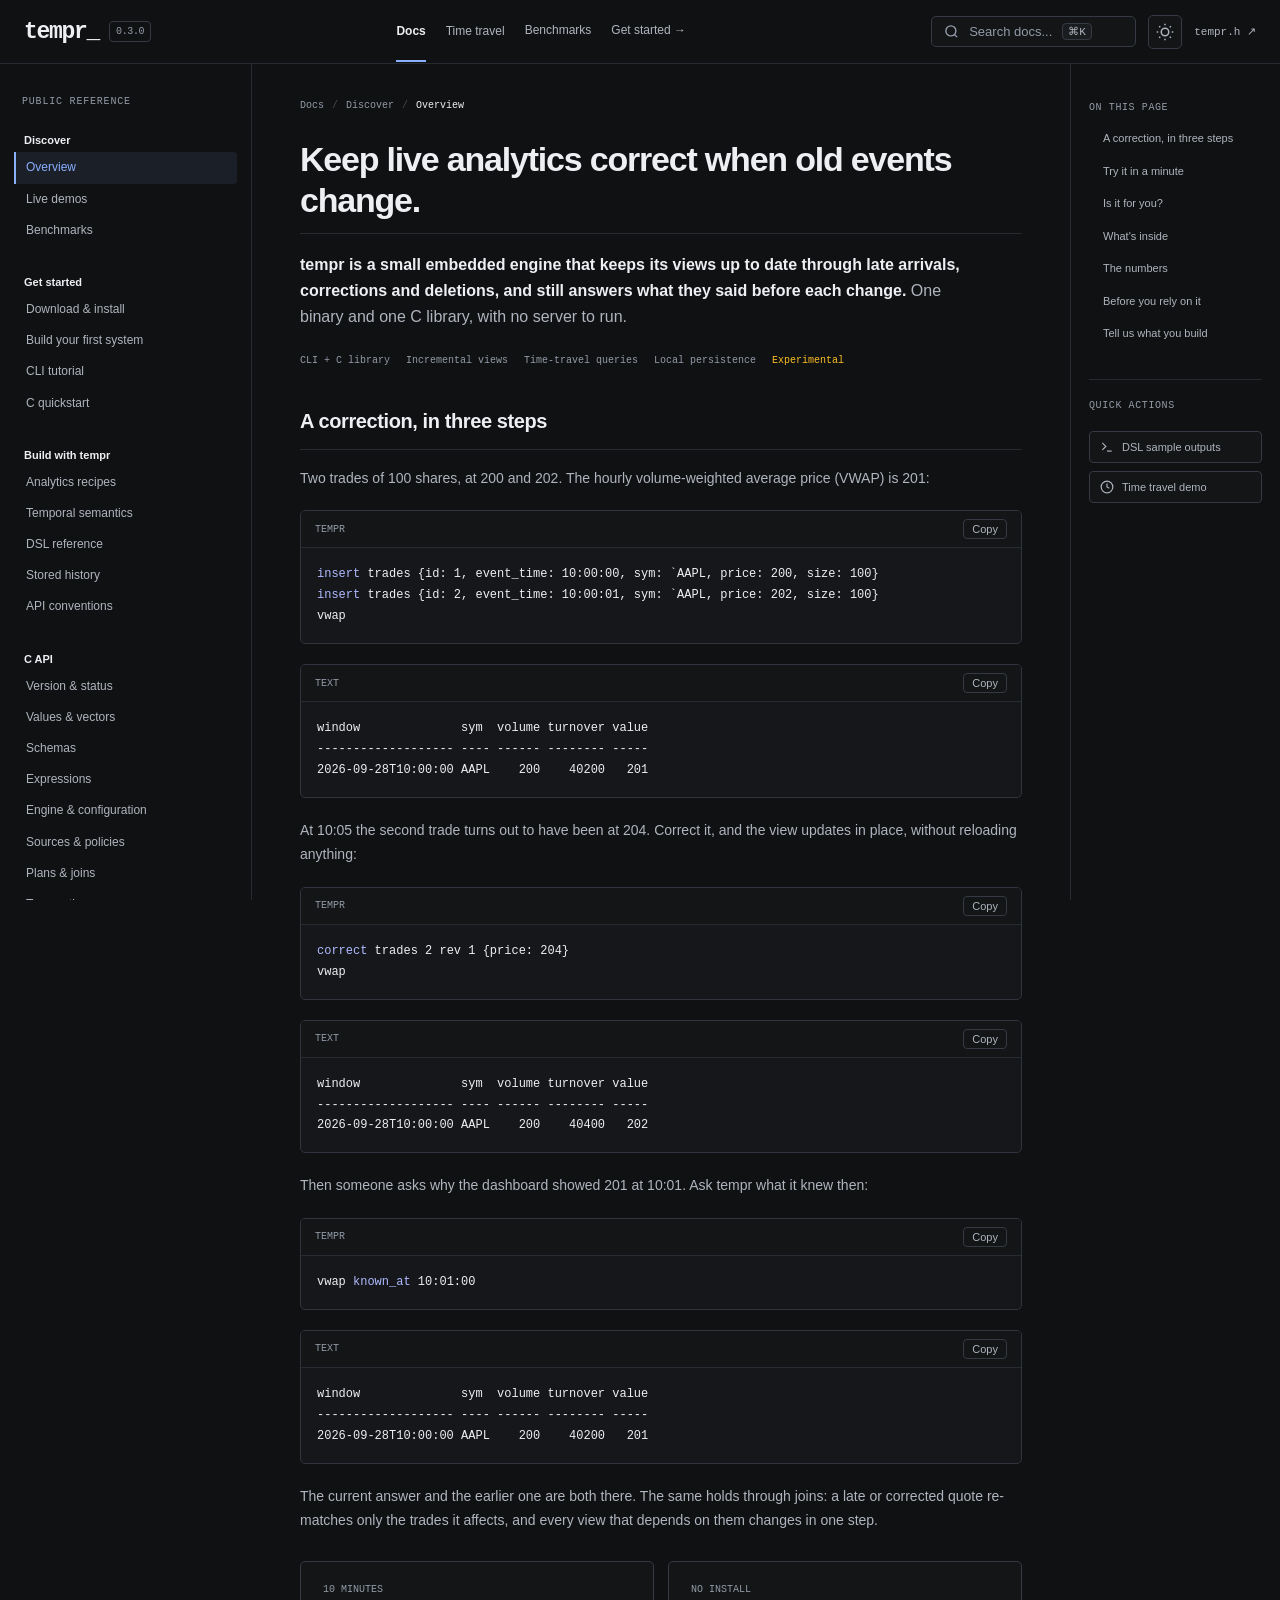
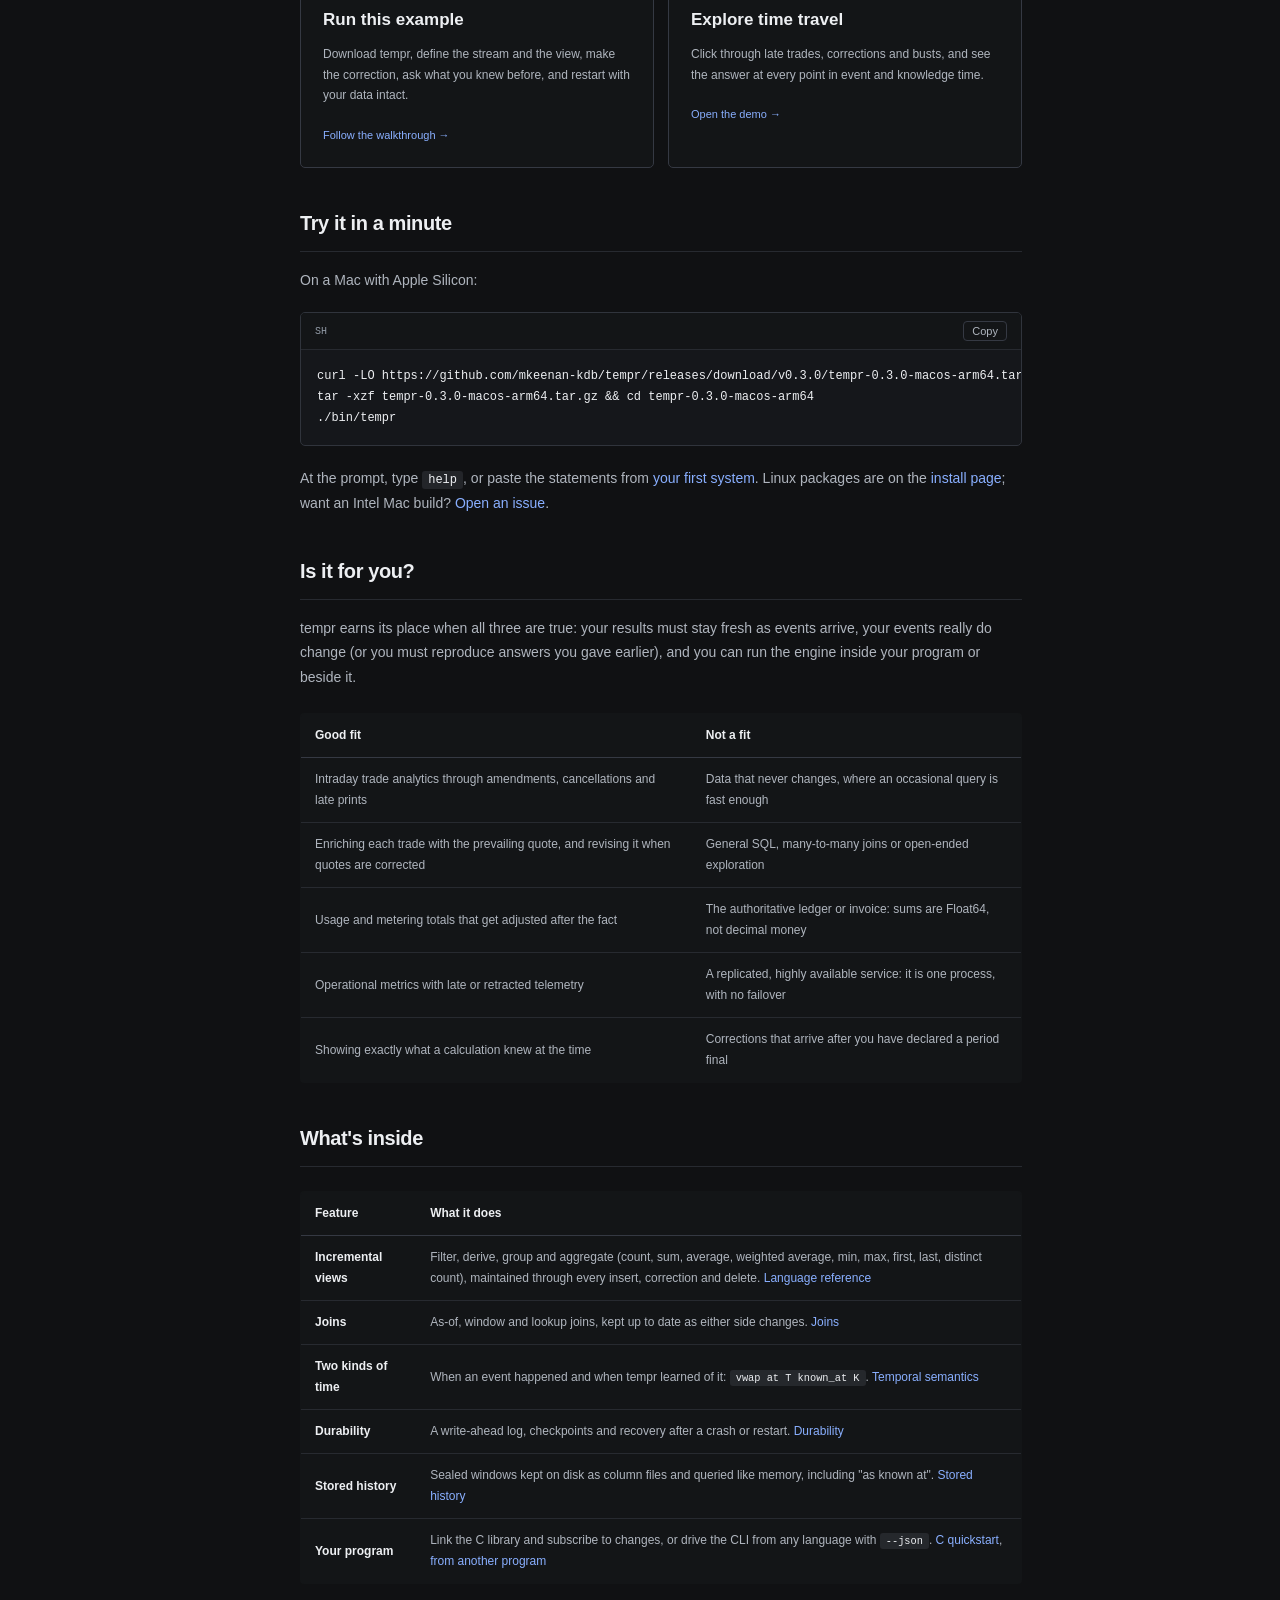
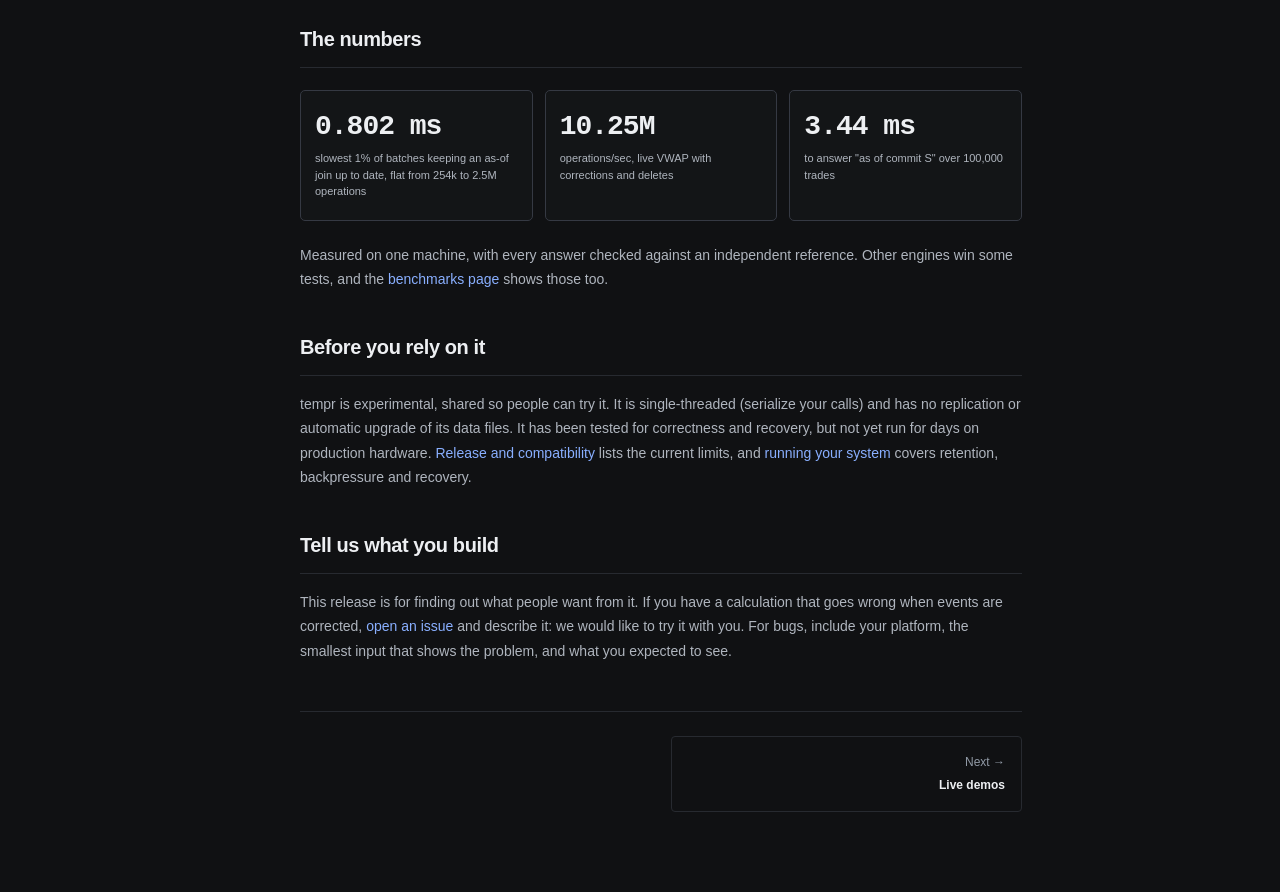
<file: index.html>
<!DOCTYPE html>
<html lang="en" data-theme="dark">
<head>
  <meta charset="UTF-8">
  <meta name="viewport" content="width=device-width, initial-scale=1.0">
  <title>tempr — Temporal Incremental Analytics Engine</title>
  <meta name="description" content="Official documentation and interactive guides for tempr: an embedded, zero-dependency temporal incremental computation engine in C11.">
  
  <!-- Offline reference: use platform fonts. -->
  <!-- Styles -->
  <link rel="stylesheet" href="vendor/katex.min.css">
  <link rel="stylesheet" href="index.css">
  <link rel="stylesheet" href="reference.css">
</head>
<body>
  <a class="skip-link" href="#docArticle">Skip to content</a>
  <!-- Top Navigation Header -->
  <header class="top-nav" id="topNav">
    <div class="nav-left">
      <button class="mobile-toggle" id="mobileMenuBtn" aria-controls="sidebar" aria-expanded="false" aria-label="Toggle navigation menu">
        <svg width="20" height="20" viewBox="0 0 24 24" fill="none" stroke="currentColor" stroke-width="2"><path d="M4 6h16M4 12h16M4 18h16"/></svg>
      </button>
      <a href="#doc/00-introduction" class="brand-logo" id="brandLogo">
        <div class="logo-mark">
          <svg viewBox="0 0 32 32" width="24" height="24" fill="none">
            <path d="M6 8 L16 4 L26 8 L26 24 L16 28 L6 24 Z" stroke="url(#logo-grad)" stroke-width="2.5" stroke-linejoin="round"/>
            <path d="M16 4 L16 28" stroke="url(#logo-grad)" stroke-width="1.8" stroke-dasharray="2 3"/>
            <circle cx="16" cy="16" r="4.5" fill="url(#logo-grad)"/>
            <defs>
              <linearGradient id="logo-grad" x1="0%" y1="0%" x2="100%" y2="100%">
                <stop offset="0%" stop-color="#38bdf8"/>
                <stop offset="50%" stop-color="#818cf8"/>
                <stop offset="100%" stop-color="#34d399"/>
              </linearGradient>
            </defs>
          </svg>
        </div>
        <span class="brand-text">tempr</span>
        <span class="version-tag">v0.3.0</span>
      </a>
    </div>

    <!-- Center Navigation Tabs -->
    <nav class="nav-tabs" aria-label="Primary site navigation">
      <button class="nav-tab active" id="tabDocs" data-view="docs">
        Docs
      </button>
      <button class="nav-tab" id="tabExplorer" data-view="explorer">
        Time travel
      </button>
      <a class="nav-tab" href="#doc/08-benchmarks">Benchmarks</a>
      <a class="nav-tab" href="#doc/first-system">Get started →</a>
    </nav>

    <!-- Header Actions -->
    <div class="nav-right">
      <button class="search-trigger" id="searchBtn" aria-label="Search documentation">
        <svg width="15" height="15" viewBox="0 0 24 24" fill="none" stroke="currentColor" stroke-width="2.2"><circle cx="11" cy="11" r="8"/><path d="m21 21-4.35-4.35"/></svg>
        <span class="search-hint">Search docs...</span>
        <kbd class="search-kbd">⌘K</kbd>
      </button>

      <button class="theme-btn" id="themeBtn" aria-label="Toggle theme">
        <svg class="sun-icon" width="18" height="18" viewBox="0 0 24 24" fill="none" stroke="currentColor" stroke-width="2"><circle cx="12" cy="12" r="5"/><line x1="12" y1="1" x2="12" y2="3"/><line x1="12" y1="21" x2="12" y2="23"/><line x1="4.22" y1="4.22" x2="5.64" y2="5.64"/><line x1="18.36" y1="18.36" x2="19.78" y2="19.78"/><line x1="1" y1="12" x2="3" y2="12"/><line x1="21" y1="12" x2="23" y2="12"/><line x1="4.22" y1="19.78" x2="5.64" y2="18.36"/><line x1="18.36" y1="5.64" x2="19.78" y2="4.22"/></svg>
        <svg class="moon-icon" width="18" height="18" viewBox="0 0 24 24" fill="none" stroke="currentColor" stroke-width="2"><path d="M21 12.79A9 9 0 1 1 11.21 3 7 7 0 0 0 21 12.79z"/></svg>
      </button>

      <a href="#doc/api-engine" class="header-api-link">tempr.h ↗</a>
    </div>
  </header>

  <!-- View 1: Documentation View -->
  <div class="view-container active" id="viewDocs">
    <!-- Left Navigation Sidebar -->
    <aside class="sidebar" id="sidebar">
      <div class="sidebar-header">
        <span class="sidebar-title">PUBLIC REFERENCE</span>
      </div>
      <nav class="sidebar-nav" id="sidebarNav">
        <!-- Injected via app.js -->
      </nav>
      <div class="sidebar-footer">
        <div class="engine-badge">
          <div class="status-indicator"></div>
          <span>Release 0.3.0 · C11 API</span>
        </div>
      </div>
    </aside>

    <!-- Main Content Area -->
    <main class="content-main" id="contentMain">
      <div class="content-wrapper">
        <div class="doc-header" id="docHeader">
          <div class="breadcrumb" id="breadcrumb"></div>
        </div>
        <article class="markdown-body" id="docArticle" tabindex="-1">
          <!-- Rendered markdown content -->
        </article>
        
        <!-- Bottom Pagination -->
        <nav class="doc-pagination" id="docPagination">
          <a href="#" class="page-link prev" id="pagePrev">
            <span class="page-dir">← Previous</span>
            <span class="page-title" id="pagePrevTitle"></span>
          </a>
          <a href="#" class="page-link next" id="pageNext">
            <span class="page-dir">Next →</span>
            <span class="page-title" id="pageNextTitle"></span>
          </a>
        </nav>
      </div>
    </main>

    <!-- Right Sidebar: On This Page Table of Contents -->
    <aside class="toc-sidebar" id="tocSidebar">
      <div class="toc-title">On this page</div>
      <nav class="toc-nav" id="tocNav">
        <!-- Headings auto-extracted -->
      </nav>
      <div class="toc-quicklinks">
        <div class="toc-title">Quick Actions</div>
        <button class="quicklink-btn" id="tocLaunchPlayground">
          <svg width="14" height="14" viewBox="0 0 24 24" fill="none" stroke="currentColor" stroke-width="2"><polyline points="4 17 10 11 4 5"/><line x1="12" y1="19" x2="20" y2="19"/></svg>
          DSL sample outputs
        </button>
        <button class="quicklink-btn" id="tocLaunchExplorer">
          <svg width="14" height="14" viewBox="0 0 24 24" fill="none" stroke="currentColor" stroke-width="2"><circle cx="12" cy="12" r="10"/><polyline points="12 6 12 12 16 14"/></svg>
          Time travel demo
        </button>
      </div>
    </aside>
  </div>

  <!-- View 2: Time travel, answers computed by the CLI at build time -->
  <div class="view-container" id="viewExplorer">
    <div class="tt" id="timeTravel"></div>
  </div>

  <!-- View 3: Interactive Web Playground -->
  <div class="view-container" id="viewPlayground">
    <div class="playground-wrapper">
      <div class="playground-header">
        <div>
          <h2>DSL sample outputs</h2>
          <p class="subtitle">Illustrative, precomputed output for the bundled samples. Run the native CLI to execute scripts; edits here are not evaluated by tempr.</p>
        </div>
        <div class="playground-actions">
          <select id="sampleSelect" class="select-field">
            <option value="worked_example">Sample: §11 Worked Example (VWAP)</option>
            <option value="tca">Recipe: Multi-Stage TCA & Slippage</option>
            <option value="imbalance">Recipe: Order Flow Imbalance (View Zip)</option>
            <option value="variance">Recipe: Real-Time Price Variance</option>
            <option value="microprice">Recipe: Top-of-Book Micro-Price</option>
            <option value="diamond">Sample: Diamond View Arithmetic (B=2A, C=A+B)</option>
            <option value="filtering">Sample: Symbol Filtering & Maybe Nulls</option>
            <option value="sealing">Sample: Window Sealing & Rejections</option>
          </select>

          <button class="btn btn-primary" id="btnRunPlayground">
            <svg width="14" height="14" viewBox="0 0 24 24" fill="currentColor"><polygon points="5 3 19 12 5 21 5 3"/></svg>
            Show sample output
          </button>
          <button class="btn btn-secondary" id="btnClearPlayground">Clear</button>
        </div>
      </div>

      <div class="playground-workspace">
        <div class="editor-pane">
          <div class="pane-header">
            <span>Editor (tempr DSL)</span>
            <span class="editor-hint">Press ⌘+Enter to Run</span>
          </div>
          <textarea id="playgroundCode" class="code-editor" spellcheck="false" placeholder="Enter tempr statements here..."></textarea>
        </div>

        <div class="terminal-pane">
          <div class="pane-header">
            <span>Terminal Output</span>
            <button class="copy-output-btn" id="btnClearOutput">Clear</button>
          </div>
          <pre class="terminal-output" id="playgroundOutput"><span class="term-comment"># Select a bundled sample to see its recorded output. This is not a runtime.</span></pre>
        </div>
      </div>
    </div>
  </div>

  <!-- Search Modal -->
  <div class="modal-overlay" id="searchModal" aria-hidden="true">
    <div class="search-modal">
      <div class="search-input-wrapper">
        <svg width="18" height="18" viewBox="0 0 24 24" fill="none" stroke="currentColor" stroke-width="2"><circle cx="11" cy="11" r="8"/><path d="m21 21-4.35-4.35"/></svg>
        <input type="text" id="modalSearchInput" placeholder="Search documentation, API, concepts..." autocomplete="off">
        <kbd class="esc-kbd">ESC</kbd>
      </div>
      <div class="search-results" id="searchResults">
        <!-- Results injected via app.js -->
      </div>
    </div>
  </div>

  <!-- Toast Notifications -->
  <div class="toast-container" id="toastContainer"></div>

  <!-- Scripts -->
  <script src="vendor/katex.min.js"></script>
  <script src="docs-data.js?v=3"></script>
  <script src="app.js?v=3"></script>
</body>
</html>
</file>
<file: index.css>
/* ==========================================================================
   tempr Documentation & Interactive Web Portal Design System
   Modern Dark-Mode First • Zero External CSS Frameworks • High Density
   ========================================================================== */

:root {
  /* Color Palette - Dark Mode (Default) */
  --bg-base: #090c10;
  --bg-surface: #0d1117;
  --bg-surface-elevated: #161b22;
  --bg-surface-hover: #1f242c;
  --bg-surface-active: #282e38;

  --border-subtle: #21262d;
  --border-default: #30363d;
  --border-focused: #58a6ff;

  --text-primary: #e6edf3;
  --text-secondary: #8b949e;
  --text-muted: #6e7681;
  --text-link: #58a6ff;

  --accent-cyan: #38bdf8;
  --accent-indigo: #818cf8;
  --accent-emerald: #34d399;
  --accent-amber: #fbbf24;
  --accent-rose: #f87171;

  --code-bg: #12161f;
  --code-border: #262c38;
  --code-inline-bg: rgba(110, 118, 129, 0.2);

  --shadow-sm: 0 1px 2px rgba(0, 0, 0, 0.4);
  --shadow-md: 0 4px 12px rgba(0, 0, 0, 0.5);
  --shadow-lg: 0 12px 28px rgba(0, 0, 0, 0.65);

  --font-sans: 'Inter', -apple-system, BlinkMacSystemFont, 'Segoe UI', Roboto, sans-serif;
  --font-mono: 'JetBrains Mono', 'Fira Code', ui-monospace, SFMono-Regular, Menlo, monospace;

  --radius-sm: 4px;
  --radius-md: 8px;
  --radius-lg: 12px;
  --radius-pill: 9999px;

  --topbar-height: 60px;
  --sidebar-width: 280px;
  --toc-width: 240px;
  --max-content-width: 880px;

  --transition-fast: 0.15s ease;
  --transition-normal: 0.25s ease;
}

[data-theme="light"] {
  --bg-base: #f6f8fa;
  --bg-surface: #ffffff;
  --bg-surface-elevated: #f3f4f6;
  --bg-surface-hover: #eaeef2;
  --bg-surface-active: #e1e4e8;

  --border-subtle: #e1e4e8;
  --border-default: #d0d7de;
  --border-focused: #0969da;

  --text-primary: #1f2328;
  --text-secondary: #57606a;
  --text-muted: #8c959f;
  --text-link: #0969da;

  --accent-cyan: #0284c7;
  --accent-indigo: #4f46e5;
  --accent-emerald: #059669;
  --accent-amber: #d97706;
  --accent-rose: #dc2626;

  --code-bg: #f6f8fa;
  --code-border: #d0d7de;
  --code-inline-bg: rgba(175, 184, 193, 0.2);

  --shadow-sm: 0 1px 2px rgba(0, 0, 0, 0.05);
  --shadow-md: 0 4px 12px rgba(0, 0, 0, 0.08);
  --shadow-lg: 0 12px 28px rgba(0, 0, 0, 0.12);
}

/* Base Reset */
*, *::before, *::after {
  box-sizing: border-box;
  margin: 0;
  padding: 0;
}

body {
  font-family: var(--font-sans);
  font-size: 15px;
  line-height: 1.6;
  color: var(--text-primary);
  background-color: var(--bg-base);
  -webkit-font-smoothing: antialiased;
  -moz-osx-font-smoothing: grayscale;
  overflow-x: hidden;
}

/* Custom Scrollbars */
::-webkit-scrollbar {
  width: 8px;
  height: 8px;
}
::-webkit-scrollbar-track {
  background: transparent;
}
::-webkit-scrollbar-thumb {
  background: var(--border-default);
  border-radius: var(--radius-pill);
}
::-webkit-scrollbar-thumb:hover {
  background: var(--text-muted);
}

/* --------------------------------------------------------------------------
   Top Navigation
   -------------------------------------------------------------------------- */
.top-nav {
  position: fixed;
  top: 0;
  left: 0;
  right: 0;
  height: var(--topbar-height);
  background: rgba(13, 17, 23, 0.85);
  backdrop-filter: blur(12px);
  -webkit-backdrop-filter: blur(12px);
  border-bottom: 1px solid var(--border-subtle);
  display: flex;
  align-items: center;
  justify-content: space-between;
  padding: 0 24px;
  z-index: 100;
}

[data-theme="light"] .top-nav {
  background: rgba(255, 255, 255, 0.88);
}

.nav-left {
  display: flex;
  align-items: center;
  gap: 16px;
}

.mobile-toggle {
  display: none;
  background: none;
  border: none;
  color: var(--text-secondary);
  cursor: pointer;
  padding: 6px;
  border-radius: var(--radius-sm);
}

.brand-logo {
  display: flex;
  align-items: center;
  gap: 10px;
  text-decoration: none;
  color: var(--text-primary);
  font-weight: 700;
  font-size: 18px;
  letter-spacing: -0.02em;
}

.logo-mark {
  display: flex;
  align-items: center;
  justify-content: center;
}

.brand-text {
  font-family: var(--font-sans);
  background: linear-gradient(135deg, var(--accent-cyan), var(--accent-indigo));
  -webkit-background-clip: text;
  -webkit-text-fill-color: transparent;
}

.version-tag {
  font-family: var(--font-mono);
  font-size: 11px;
  font-weight: 600;
  padding: 2px 7px;
  border-radius: var(--radius-pill);
  background: var(--bg-surface-elevated);
  border: 1px solid var(--border-default);
  color: var(--accent-emerald);
}

.nav-tabs {
  display: flex;
  align-items: center;
  gap: 6px;
  background: var(--bg-surface);
  border: 1px solid var(--border-subtle);
  padding: 4px;
  border-radius: var(--radius-md);
}

.nav-tab {
  display: flex;
  align-items: center;
  gap: 8px;
  padding: 6px 14px;
  border: none;
  background: none;
  color: var(--text-secondary);
  font-size: 13px;
  font-weight: 500;
  border-radius: var(--radius-sm);
  cursor: pointer;
  transition: all var(--transition-fast);
}

.nav-tab:hover {
  color: var(--text-primary);
  background: var(--bg-surface-hover);
}

.nav-tab.active {
  color: var(--text-primary);
  background: var(--bg-surface-elevated);
  font-weight: 600;
  box-shadow: var(--shadow-sm);
}

.nav-right {
  display: flex;
  align-items: center;
  gap: 12px;
}

.search-trigger {
  display: flex;
  align-items: center;
  gap: 10px;
  background: var(--bg-surface);
  border: 1px solid var(--border-default);
  color: var(--text-muted);
  padding: 6px 12px;
  border-radius: var(--radius-md);
  font-size: 13px;
  cursor: pointer;
  transition: border-color var(--transition-fast);
}

.search-trigger:hover {
  border-color: var(--border-focused);
  color: var(--text-secondary);
}

.search-kbd {
  font-family: var(--font-mono);
  font-size: 11px;
  background: var(--bg-surface-elevated);
  border: 1px solid var(--border-default);
  padding: 1px 5px;
  border-radius: 4px;
  color: var(--text-secondary);
}

.theme-btn, .icon-btn {
  display: flex;
  align-items: center;
  justify-content: center;
  width: 34px;
  height: 34px;
  border-radius: var(--radius-md);
  background: var(--bg-surface);
  border: 1px solid var(--border-default);
  color: var(--text-secondary);
  cursor: pointer;
  transition: all var(--transition-fast);
}

.theme-btn:hover, .icon-btn:hover {
  color: var(--text-primary);
  border-color: var(--text-muted);
  background: var(--bg-surface-hover);
}

[data-theme="dark"] .sun-icon { display: block; }
[data-theme="dark"] .moon-icon { display: none; }
[data-theme="light"] .sun-icon { display: none; }
[data-theme="light"] .moon-icon { display: block; }

/* --------------------------------------------------------------------------
   View Container Management
   -------------------------------------------------------------------------- */
.view-container {
  display: none;
  min-height: calc(100vh - var(--topbar-height));
  margin-top: var(--topbar-height);
}

.view-container.active {
  display: flex;
}

/* --------------------------------------------------------------------------
   View 1: Documentation View Layout
   -------------------------------------------------------------------------- */
#viewDocs {
  display: none;
}
#viewDocs.active {
  display: flex;
}

.sidebar {
  width: var(--sidebar-width);
  height: calc(100vh - var(--topbar-height));
  position: sticky;
  top: var(--topbar-height);
  background: var(--bg-surface);
  border-right: 1px solid var(--border-subtle);
  overflow-y: auto;
  display: flex;
  flex-direction: column;
  flex-shrink: 0;
}

.sidebar-header {
  padding: 18px 20px 12px;
  border-bottom: 1px solid var(--border-subtle);
}

.sidebar-title {
  font-size: 11px;
  text-transform: uppercase;
  letter-spacing: 0.08em;
  font-weight: 700;
  color: var(--text-muted);
}

.sidebar-nav {
  padding: 16px 12px;
  flex: 1;
}

.nav-group {
  margin-bottom: 20px;
}

.group-title {
  font-size: 12px;
  font-weight: 600;
  color: var(--text-secondary);
  padding: 6px 10px;
  text-transform: uppercase;
  letter-spacing: 0.04em;
  display: flex;
  align-items: center;
  justify-content: space-between;
}

.nav-link {
  display: flex;
  align-items: center;
  justify-content: space-between;
  padding: 8px 12px;
  border-radius: var(--radius-sm);
  color: var(--text-secondary);
  text-decoration: none;
  font-size: 13.5px;
  font-weight: 400;
  transition: all var(--transition-fast);
  margin-bottom: 2px;
}

.nav-link:hover {
  color: var(--text-primary);
  background: var(--bg-surface-hover);
}

.nav-link.active {
  color: var(--accent-cyan);
  background: rgba(56, 189, 248, 0.1);
  font-weight: 600;
}

.sidebar-footer {
  padding: 14px 16px;
  border-top: 1px solid var(--border-subtle);
  background: var(--bg-surface-elevated);
}

.engine-badge {
  display: flex;
  align-items: center;
  gap: 8px;
  font-size: 11px;
  color: var(--text-muted);
  font-family: var(--font-mono);
}

.status-indicator {
  width: 7px;
  height: 7px;
  border-radius: 50%;
  background: var(--accent-emerald);
  box-shadow: 0 0 8px var(--accent-emerald);
}

/* Main Content Area */
.content-main {
  flex: 1;
  padding: 40px 48px 80px;
  max-width: calc(100vw - var(--sidebar-width) - var(--toc-width));
  overflow-y: auto;
}

.content-wrapper {
  max-width: var(--max-content-width);
  margin: 0 auto;
}

.doc-header {
  margin-bottom: 24px;
}

.breadcrumb {
  font-size: 13px;
  color: var(--text-muted);
  display: flex;
  align-items: center;
  gap: 8px;
}

.breadcrumb-sep {
  opacity: 0.4;
}

/* Markdown Typography */
.markdown-body {
  color: var(--text-primary);
  line-height: 1.7;
}

.markdown-body h1 {
  font-size: 32px;
  font-weight: 800;
  letter-spacing: -0.03em;
  margin-bottom: 20px;
  padding-bottom: 12px;
  border-bottom: 1px solid var(--border-subtle);
  color: var(--text-primary);
}

.markdown-body h2 {
  font-size: 22px;
  font-weight: 700;
  letter-spacing: -0.02em;
  margin: 36px 0 16px;
  padding-bottom: 8px;
  border-bottom: 1px solid var(--border-subtle);
  color: var(--text-primary);
}

.markdown-body h3 {
  font-size: 17px;
  font-weight: 600;
  margin: 24px 0 12px;
  color: var(--text-primary);
}

.markdown-body p {
  margin-bottom: 16px;
  color: var(--text-primary);
}

.markdown-body ul, .markdown-body ol {
  margin-bottom: 18px;
  padding-left: 24px;
}

.markdown-body li {
  margin-bottom: 6px;
}

.markdown-body hr {
  height: 1px;
  background: var(--border-subtle);
  border: none;
  margin: 32px 0;
}

.markdown-body strong {
  font-weight: 600;
  color: var(--text-primary);
}

.markdown-body a {
  color: var(--text-link);
  text-decoration: none;
}

.markdown-body a:hover {
  text-decoration: underline;
}

/* Callouts / Alerts */
.callout {
  padding: 14px 18px;
  border-radius: var(--radius-md);
  margin: 20px 0;
  border-left: 4px solid var(--accent-cyan);
  background: rgba(56, 189, 248, 0.08);
}

.callout-title {
  font-weight: 600;
  font-size: 13px;
  text-transform: uppercase;
  letter-spacing: 0.05em;
  margin-bottom: 6px;
  color: var(--accent-cyan);
}

.callout.callout-tip {
  border-left-color: var(--accent-emerald);
  background: rgba(52, 211, 153, 0.08);
}
.callout.callout-tip .callout-title { color: var(--accent-emerald); }

.callout.callout-warning {
  border-left-color: var(--accent-amber);
  background: rgba(251, 191, 36, 0.08);
}
.callout.callout-warning .callout-title { color: var(--accent-amber); }

.callout.callout-important {
  border-left-color: var(--accent-rose);
  background: rgba(248, 113, 113, 0.08);
}
.callout.callout-important .callout-title { color: var(--accent-rose); }

/* Data Tables */
.markdown-body table {
  width: 100%;
  border-collapse: collapse;
  margin: 24px 0;
  font-size: 14px;
  background: var(--bg-surface);
  border-radius: var(--radius-md);
  overflow: hidden;
  border: 1px solid var(--border-subtle);
}

.markdown-body th {
  background: var(--bg-surface-elevated);
  font-weight: 600;
  text-align: left;
  padding: 10px 14px;
  border-bottom: 1px solid var(--border-default);
  color: var(--text-secondary);
}

.markdown-body td {
  padding: 10px 14px;
  border-bottom: 1px solid var(--border-subtle);
  color: var(--text-primary);
}

.markdown-body tr:last-child td {
  border-bottom: none;
}

.markdown-body tr:hover td {
  background: var(--bg-surface-hover);
}

/* Winning / fastest benchmark metrics */
.markdown-body td:not(:first-child) strong,
.data-table td:not(:first-child) strong {
  color: var(--accent-emerald);
  font-weight: 700;
}

/* Inline Code */
.markdown-body code:not([class*="language-"]) {
  font-family: var(--font-mono);
  font-size: 13px;
  background: var(--code-inline-bg);
  padding: 2px 6px;
  border-radius: var(--radius-sm);
  color: var(--accent-cyan);
}

/* KaTeX and Mathematical Typography */
.katex {
  font-size: 1.08em;
  color: var(--text-primary);
}

.katex-display-wrapper {
  margin: 22px 0;
  padding: 16px 20px;
  background: var(--bg-surface);
  border: 1px solid var(--border-subtle);
  border-radius: var(--radius-md);
  overflow-x: auto;
  overflow-y: hidden;
  text-align: center;
}

.katex-display-wrapper .katex-display {
  margin: 0;
}

.math-fallback {
  font-family: var(--font-mono);
  color: var(--accent-cyan);
  background: rgba(56, 189, 248, 0.08);
  padding: 2px 6px;
  border-radius: var(--radius-sm);
}

.katex-display-fallback {
  margin: 20px 0;
  padding: 14px;
  text-align: center;
  background: var(--bg-surface);
  border: 1px solid var(--border-subtle);
  border-radius: var(--radius-md);
}

li > .code-block-wrapper {
  margin: 10px 0 14px 0;
}

/* Code Blocks */
.code-block-wrapper {
  position: relative;
  margin: 20px 0;
  border-radius: var(--radius-md);
  background: var(--code-bg);
  border: 1px solid var(--code-border);
  overflow: hidden;
}

.code-header {
  display: flex;
  align-items: center;
  justify-content: space-between;
  padding: 8px 14px;
  background: var(--bg-surface-elevated);
  border-bottom: 1px solid var(--code-border);
  font-size: 12px;
  font-family: var(--font-mono);
  color: var(--text-muted);
}

.copy-btn {
  background: none;
  border: 1px solid var(--border-default);
  color: var(--text-secondary);
  font-size: 11px;
  padding: 3px 8px;
  border-radius: var(--radius-sm);
  cursor: pointer;
  transition: all var(--transition-fast);
}

.copy-btn:hover {
  color: var(--text-primary);
  border-color: var(--text-muted);
  background: var(--bg-surface-hover);
}

pre.code-content {
  padding: 16px;
  overflow-x: auto;
  font-family: var(--font-mono);
  font-size: 13.5px;
  line-height: 1.55;
  color: var(--text-primary);
}

/* Right TOC Sidebar */
.toc-sidebar {
  width: var(--toc-width);
  height: calc(100vh - var(--topbar-height));
  position: sticky;
  top: var(--topbar-height);
  padding: 30px 16px;
  border-left: 1px solid var(--border-subtle);
  overflow-y: auto;
  flex-shrink: 0;
}

.toc-title {
  font-size: 12px;
  text-transform: uppercase;
  letter-spacing: 0.06em;
  font-weight: 700;
  color: var(--text-muted);
  margin-bottom: 12px;
}

.toc-nav {
  display: flex;
  flex-direction: column;
  gap: 6px;
}

.toc-link {
  font-size: 13px;
  color: var(--text-secondary);
  text-decoration: none;
  padding: 4px 8px;
  border-radius: var(--radius-sm);
  border-left: 2px solid transparent;
  transition: all var(--transition-fast);
}

.toc-link:hover {
  color: var(--text-primary);
}

.toc-link.active {
  color: var(--accent-cyan);
  border-left-color: var(--accent-cyan);
  font-weight: 500;
  background: rgba(56, 189, 248, 0.05);
}

.toc-quicklinks {
  margin-top: 32px;
  padding-top: 20px;
  border-top: 1px solid var(--border-subtle);
  display: flex;
  flex-direction: column;
  gap: 8px;
}

.quicklink-btn {
  display: flex;
  align-items: center;
  gap: 8px;
  width: 100%;
  padding: 8px 10px;
  background: var(--bg-surface);
  border: 1px solid var(--border-default);
  color: var(--text-secondary);
  border-radius: var(--radius-sm);
  font-size: 12px;
  font-weight: 500;
  cursor: pointer;
  text-align: left;
  transition: all var(--transition-fast);
}

.quicklink-btn:hover {
  background: var(--bg-surface-hover);
  color: var(--text-primary);
  border-color: var(--border-focused);
}

/* Pagination */
.doc-pagination {
  margin-top: 48px;
  padding-top: 24px;
  border-top: 1px solid var(--border-subtle);
  display: flex;
  justify-content: space-between;
  gap: 20px;
}

.page-link {
  flex: 1;
  display: flex;
  flex-direction: column;
  padding: 16px;
  background: var(--bg-surface);
  border: 1px solid var(--border-subtle);
  border-radius: var(--radius-md);
  text-decoration: none;
  transition: all var(--transition-fast);
}

.page-link:hover {
  border-color: var(--border-focused);
  background: var(--bg-surface-elevated);
}

.page-link.next {
  text-align: right;
}

.page-dir {
  font-size: 12px;
  color: var(--text-muted);
  font-weight: 500;
  margin-bottom: 4px;
}

.page-title {
  font-size: 15px;
  font-weight: 600;
  color: var(--text-primary);
}

/* --------------------------------------------------------------------------
   View 2: Time travel (stepper, coordinates, store/view panels)
   -------------------------------------------------------------------------- */
#viewExplorer {
  padding: 32px 40px 80px;
  width: 100%;
  background: var(--bg-base);
}

.explorer-wrapper {
  max-width: 1200px;
  margin: 0 auto;
  display: flex;
  flex-direction: column;
  gap: 24px;
}

.explorer-header {
  display: flex;
  align-items: flex-start;
  justify-content: space-between;
  border-bottom: 1px solid var(--border-subtle);
  padding-bottom: 20px;
}

.explorer-header h2 {
  font-size: 26px;
  font-weight: 800;
  letter-spacing: -0.02em;
  color: var(--text-primary);
  margin-bottom: 6px;
}

.subtitle {
  color: var(--text-secondary);
  font-size: 14px;
}

/* Commit Stepper */
.commit-stepper {
  display: grid;
  grid-template-columns: repeat(6, 1fr);
  gap: 12px;
}

.step-card {
  background: var(--bg-surface);
  border: 1px solid var(--border-subtle);
  border-radius: var(--radius-md);
  padding: 12px;
  cursor: pointer;
  transition: all var(--transition-fast);
  display: flex;
  flex-direction: column;
  gap: 8px;
}

.step-card:hover {
  border-color: var(--border-default);
  background: var(--bg-surface-hover);
}

.step-card.active {
  border-color: var(--accent-cyan);
  background: rgba(56, 189, 248, 0.08);
  box-shadow: 0 0 12px rgba(56, 189, 248, 0.2);
}

.step-num {
  font-family: var(--font-mono);
  font-size: 11px;
  font-weight: 700;
  color: var(--accent-cyan);
}

.step-title {
  font-size: 13px;
  font-weight: 600;
  color: var(--text-primary);
  line-height: 1.3;
}

.step-meta {
  font-size: 11px;
  color: var(--text-muted);
  font-family: var(--font-mono);
}

/* Time Coordinates Bar */
.time-coordinates-bar {
  display: grid;
  grid-template-columns: repeat(4, 1fr);
  gap: 16px;
  background: var(--bg-surface);
  border: 1px solid var(--border-subtle);
  border-radius: var(--radius-md);
  padding: 14px 20px;
}

.coord-box {
  display: flex;
  flex-direction: column;
  gap: 4px;
}

.coord-label {
  font-size: 11px;
  text-transform: uppercase;
  letter-spacing: 0.05em;
  color: var(--text-muted);
  font-weight: 600;
}

.coord-value {
  font-family: var(--font-mono);
  font-size: 14px;
  font-weight: 600;
  color: var(--text-primary);
}

.status-badge {
  display: inline-block;
  font-family: var(--font-mono);
  font-size: 11px;
  font-weight: 700;
  padding: 2px 8px;
  border-radius: var(--radius-pill);
  width: fit-content;
}

.badge-open {
  background: rgba(52, 211, 153, 0.15);
  color: var(--accent-emerald);
  border: 1px solid var(--accent-emerald);
}

.badge-sealed {
  background: rgba(248, 113, 113, 0.15);
  color: var(--accent-rose);
  border: 1px solid var(--accent-rose);
}

/* Explorer Grid */
.explorer-grid {
  display: grid;
  grid-template-columns: 1fr 1fr;
  gap: 20px;
}

.card {
  background: var(--bg-surface);
  border: 1px solid var(--border-subtle);
  border-radius: var(--radius-lg);
  padding: 20px;
}

.panel-header {
  display: flex;
  align-items: center;
  justify-content: space-between;
  margin-bottom: 16px;
}

.panel-header h3 {
  font-size: 15px;
  font-weight: 600;
  color: var(--text-primary);
}

.badge {
  font-family: var(--font-mono);
  font-size: 11px;
  background: var(--bg-surface-elevated);
  padding: 2px 8px;
  border-radius: var(--radius-pill);
  color: var(--text-secondary);
}

.table-container {
  overflow-x: auto;
  border: 1px solid var(--border-subtle);
  border-radius: var(--radius-md);
  margin-bottom: 14px;
}

.data-table {
  width: 100%;
  border-collapse: collapse;
  font-size: 13px;
  font-family: var(--font-mono);
}

.data-table th {
  background: var(--bg-surface-elevated);
  padding: 8px 12px;
  text-align: left;
  color: var(--text-secondary);
  border-bottom: 1px solid var(--border-default);
  font-weight: 600;
}

.data-table td {
  padding: 8px 12px;
  border-bottom: 1px solid var(--border-subtle);
  color: var(--text-primary);
}

.data-table tr.row-retracted {
  opacity: 0.45;
  text-decoration: line-through;
}

.data-table tr.row-active {
  background: rgba(56, 189, 248, 0.05);
}

.delta-box {
  background: var(--bg-surface-elevated);
  border: 1px solid var(--border-subtle);
  border-radius: var(--radius-md);
  padding: 10px 14px;
}

.delta-label {
  font-size: 11px;
  text-transform: uppercase;
  color: var(--text-muted);
  font-weight: 600;
  margin-bottom: 4px;
}

.delta-code {
  font-family: var(--font-mono);
  font-size: 12.5px;
  color: var(--accent-emerald);
}

.select-field {
  background: var(--bg-surface-elevated);
  border: 1px solid var(--border-default);
  color: var(--text-primary);
  padding: 8px 12px;
  border-radius: var(--radius-sm);
  font-size: 13px;
  font-family: var(--font-sans);
  cursor: pointer;
  outline: none;
}

.select-field:focus {
  border-color: var(--border-focused);
}

.btn {
  display: inline-flex;
  align-items: center;
  gap: 8px;
  padding: 8px 16px;
  border-radius: var(--radius-sm);
  font-size: 13px;
  font-weight: 600;
  cursor: pointer;
  transition: all var(--transition-fast);
  border: none;
}

.btn-primary {
  background: var(--accent-cyan);
  color: #000000;
}

.btn-primary:hover {
  background: #7dd3fc;
}

.btn-secondary {
  background: var(--bg-surface-elevated);
  border: 1px solid var(--border-default);
  color: var(--text-primary);
}

.btn-secondary:hover {
  background: var(--bg-surface-hover);
}

/* --------------------------------------------------------------------------
   View 3: Interactive Web Playground
   -------------------------------------------------------------------------- */
#viewPlayground {
  padding: 24px 32px 60px;
  width: 100%;
}

.playground-wrapper {
  max-width: 1400px;
  margin: 0 auto;
  display: flex;
  flex-direction: column;
  gap: 16px;
  height: calc(100vh - var(--topbar-height) - 40px);
}

.playground-header {
  display: flex;
  align-items: center;
  justify-content: space-between;
}

.playground-actions {
  display: flex;
  align-items: center;
  gap: 12px;
}

.playground-workspace {
  display: grid;
  grid-template-columns: 1fr 1fr;
  gap: 16px;
  flex: 1;
  min-height: 0;
}

.editor-pane, .terminal-pane {
  display: flex;
  flex-direction: column;
  background: var(--bg-surface);
  border: 1px solid var(--border-subtle);
  border-radius: var(--radius-lg);
  overflow: hidden;
}

.pane-header {
  display: flex;
  align-items: center;
  justify-content: space-between;
  padding: 10px 16px;
  background: var(--bg-surface-elevated);
  border-bottom: 1px solid var(--border-subtle);
  font-size: 12px;
  font-weight: 600;
  color: var(--text-secondary);
}

.editor-hint {
  font-size: 11px;
  color: var(--text-muted);
  font-family: var(--font-mono);
}

.copy-output-btn {
  background: none;
  border: none;
  color: var(--text-muted);
  font-size: 11px;
  cursor: pointer;
}

.copy-output-btn:hover {
  color: var(--text-primary);
}

.code-editor {
  flex: 1;
  width: 100%;
  background: var(--code-bg);
  color: var(--text-primary);
  font-family: var(--font-mono);
  font-size: 13.5px;
  line-height: 1.6;
  padding: 16px;
  border: none;
  resize: none;
  outline: none;
}

.terminal-output {
  flex: 1;
  padding: 16px;
  background: #090c10;
  color: #c9d1d9;
  font-family: var(--font-mono);
  font-size: 13px;
  line-height: 1.55;
  overflow-y: auto;
  white-space: pre-wrap;
  word-break: break-all;
}

.term-comment { color: #8b949e; }
.term-commit { color: #38bdf8; font-weight: 600; }
.term-plus { color: #34d399; }
.term-tilde { color: #fbbf24; }
.term-minus { color: #f87171; }
.term-error { color: #f87171; font-weight: 700; }
.term-header { color: #818cf8; text-decoration: underline; }

/* --------------------------------------------------------------------------
   Search Modal
   -------------------------------------------------------------------------- */
.modal-overlay {
  display: none;
  position: fixed;
  inset: 0;
  background: rgba(0, 0, 0, 0.7);
  backdrop-filter: blur(8px);
  -webkit-backdrop-filter: blur(8px);
  z-index: 1000;
  align-items: flex-start;
  justify-content: center;
  padding-top: 100px;
}

.modal-overlay.open {
  display: flex;
}

.search-modal {
  width: 600px;
  max-width: 90vw;
  background: var(--bg-surface);
  border: 1px solid var(--border-default);
  border-radius: var(--radius-lg);
  box-shadow: var(--shadow-lg);
  overflow: hidden;
  animation: modalSlide 0.15s ease;
}

@keyframes modalSlide {
  from { opacity: 0; transform: translateY(-10px); }
  to { opacity: 1; transform: translateY(0); }
}

.search-input-wrapper {
  display: flex;
  align-items: center;
  gap: 12px;
  padding: 14px 18px;
  border-bottom: 1px solid var(--border-subtle);
}

.search-input-wrapper input {
  flex: 1;
  background: none;
  border: none;
  font-size: 15px;
  color: var(--text-primary);
  outline: none;
  font-family: var(--font-sans);
}

.esc-kbd {
  font-family: var(--font-mono);
  font-size: 11px;
  background: var(--bg-surface-elevated);
  border: 1px solid var(--border-default);
  padding: 2px 6px;
  border-radius: 4px;
  color: var(--text-muted);
}

.search-results {
  max-height: 380px;
  overflow-y: auto;
  padding: 8px;
}

.search-item {
  display: flex;
  flex-direction: column;
  padding: 10px 14px;
  border-radius: var(--radius-sm);
  text-decoration: none;
  cursor: pointer;
  transition: background var(--transition-fast);
}

.search-item:hover, .search-item.selected {
  background: var(--bg-surface-hover);
}

.search-item-title {
  font-size: 14px;
  font-weight: 600;
  color: var(--text-primary);
}

.search-item-snippet {
  font-size: 12px;
  color: var(--text-muted);
  margin-top: 2px;
  white-space: nowrap;
  overflow: hidden;
  text-overflow: ellipsis;
}

.search-empty {
  padding: 24px;
  text-align: center;
  color: var(--text-muted);
  font-size: 13px;
}

/* --------------------------------------------------------------------------
   Toast Notifications
   -------------------------------------------------------------------------- */
.toast-container {
  position: fixed;
  bottom: 24px;
  right: 24px;
  display: flex;
  flex-direction: column;
  gap: 8px;
  z-index: 2000;
}

.toast {
  background: var(--bg-surface-elevated);
  border: 1px solid var(--border-default);
  color: var(--text-primary);
  padding: 10px 16px;
  border-radius: var(--radius-md);
  font-size: 13px;
  box-shadow: var(--shadow-md);
  display: flex;
  align-items: center;
  gap: 10px;
  animation: toastFade 0.2s ease;
}

@keyframes toastFade {
  from { opacity: 0; transform: translateY(8px); }
  to { opacity: 1; transform: translateY(0); }
}

/* --------------------------------------------------------------------------
   Responsive Design
   -------------------------------------------------------------------------- */
@media (max-width: 1080px) {
  .toc-sidebar {
    display: none;
  }
  .content-main {
    max-width: calc(100vw - var(--sidebar-width));
  }
}

@media (max-width: 768px) {
  .mobile-toggle {
    display: block;
  }
  .nav-tabs {
    display: none;
  }
  .sidebar {
    position: fixed;
    top: var(--topbar-height);
    left: -100%;
    z-index: 90;
    transition: left var(--transition-normal);
  }
  .sidebar.open {
    left: 0;
  }
  .content-main {
    max-width: 100vw;
    padding: 24px 20px;
  }
  .commit-stepper {
    grid-template-columns: repeat(3, 1fr);
  }
  .time-coordinates-bar {
    grid-template-columns: 1fr 1fr;
  }
  .explorer-grid {
    grid-template-columns: 1fr;
  }
  .playground-workspace {
    grid-template-columns: 1fr;
  }
}
</file>
<file: reference.css>
/* Public API reference: restrained chrome, readable code, explicit hierarchy. */
:root {
  --bg-base: #101113; --bg-surface: #131517; --bg-surface-elevated: #1a1c20;
  --bg-surface-hover: #202329; --border-subtle: #272a30; --border-default: #353943;
  --text-primary: #edeff2; --text-secondary: #afb5be; --text-muted: #929ba7;
  --text-link: #89afff; --accent-cyan: #89afff; --accent-indigo: #b0baff;
  --code-bg: #15171b; --code-border: #30343c;
  --font-sans: -apple-system, BlinkMacSystemFont, 'Segoe UI', sans-serif;
  --font-mono: 'SFMono-Regular', Consolas, 'Liberation Mono', monospace;
  --topbar-height: 64px; --sidebar-width: 252px; --toc-width: 210px;
  --max-content-width: 820px; --radius-md: 5px; --radius-lg: 6px;
}
[data-theme='light'] {
  --bg-base: #ffffff; --bg-surface: #f8f9fb; --bg-surface-elevated: #f0f2f6;
  --bg-surface-hover: #e9edf4; --border-subtle: #e2e5eb; --border-default: #cbd1dc;
  --text-primary: #19212d; --text-secondary: #4c596c; --text-muted: #616d80;
  --text-link: #2958b8; --accent-cyan: #2958b8; --accent-indigo: #5d4f9e;
  --code-bg: #f7f8fb; --code-border: #dbe0e9;
}
body { font-size: 14px; }
.top-nav { background: var(--bg-base); backdrop-filter: none; padding: 0 24px; box-shadow: none; }
.brand-logo { gap: 10px; }
.logo-mark { display: none; }
.brand-text { font: 650 23px var(--font-mono); letter-spacing: -1.3px; background: none; -webkit-text-fill-color: var(--text-primary); }
.brand-text::after { content: '_'; color: var(--accent-cyan); }
.version-tag { border: 1px solid var(--border-default); background: none; color: var(--text-muted); border-radius: 4px; font: 10px var(--font-mono); padding: 4px 6px; }
.nav-tabs { background: none; border: 0; padding: 0; gap: 20px; }
.nav-tab { font-size: 12px; padding: 22px 0; border-radius: 0; border-bottom: 2px solid transparent; }
.nav-tab svg { display: none; }
.nav-tab.active { background: none; color: var(--text-primary); box-shadow: none; border-bottom-color: var(--accent-cyan); }
.search-trigger { min-width: 205px; border-radius: 5px; background: var(--bg-surface); }
.header-api-link { font: 11px var(--font-mono); color: var(--text-secondary); text-decoration: none; }
.sidebar { background: var(--bg-base); }
.sidebar-header { padding: 24px 22px 12px; border-bottom: none; }
.sidebar-title { color: var(--text-muted); font: 10px var(--font-mono); letter-spacing: .08em; }
.sidebar-nav { padding: 0 14px 24px; }
.nav-group { margin-bottom: 18px; }
.group-title { font: 600 11px var(--font-sans); text-transform: none; letter-spacing: 0; color: var(--text-primary); padding: 12px 10px 6px; }
.nav-link { padding: 6px 10px; font-size: 12px; border-left: 2px solid transparent; border-radius: 0 4px 4px 0; margin-bottom: 0; }
.nav-link.active { border-left-color: var(--accent-cyan); background: color-mix(in srgb, var(--accent-cyan) 9%, transparent); color: var(--accent-cyan); font-weight: 500; }
.sidebar-footer { background: var(--bg-base); }
.engine-badge { font-size: 10px; color: var(--text-secondary); }
.status-indicator { background: var(--accent-amber); box-shadow: none; width: 5px; height: 5px; }
.content-main { padding: 36px 48px 80px; min-width: 0; overflow: visible; }
.doc-header { margin-bottom: 28px; }
.breadcrumb { font: 10px var(--font-mono); flex-wrap: wrap; }
.markdown-body { font-size: 14px; line-height: 1.75; }
.markdown-body h1 { font-size: 34px; letter-spacing: -1.2px; font-weight: 600; line-height: 1.2; margin-bottom: 18px; background: none; -webkit-text-fill-color: var(--text-primary); }
.markdown-body h2 { font-size: 20px; font-weight: 550; letter-spacing: -.4px; margin-top: 38px; padding-bottom: 10px; }
.markdown-body h3 { font-size: 16px; }
.markdown-body p { color: var(--text-secondary); margin-bottom: 16px; }
.markdown-body h1 + p { font-size: 16px; line-height: 1.65; max-width: 660px; }
.markdown-body h1, .markdown-body h2, .markdown-body h3 { scroll-margin-top: 88px; }
.markdown-body a { color: var(--text-link); }
.markdown-body table { font-size: 12px; border-radius: 4px; }
.markdown-body th { text-transform: none; letter-spacing: 0; color: var(--text-primary); font-weight: 550; padding: 11px 14px; background: var(--bg-surface); }
.markdown-body td { padding: 11px 14px; color: var(--text-secondary); }
.markdown-body code:not([class*='language-']) { font-size: .86em; color: var(--text-primary); border-radius: 3px; }
.code-block-wrapper { box-shadow: none; border-radius: 5px; margin: 20px 0; }
.code-header { background: var(--bg-surface); border-bottom: 1px solid var(--border-subtle); font: 10px var(--font-mono); }
pre { line-height: 1.65; }
pre code { font: 12px/1.7 var(--font-mono); }
.toc-sidebar { padding: 38px 18px; }
.toc-title { font: 10px var(--font-mono); color: var(--text-muted); }
.toc-link { font-size: 11px; line-height: 1.5; padding: 5px 0 5px 12px; }
.toc-quicklinks { margin-top: 32px; }
.quicklink-btn { font-size: 11px; }
.doc-pagination { border-top: 1px solid var(--border-subtle); padding-top: 24px; }
.page-link { background: none; border-radius: 4px; }
.page-title { font-size: 12px; }
.reference-meta { display: flex; flex-wrap: wrap; gap: 8px 16px; margin: 24px 0; font: 10px var(--font-mono); color: var(--text-muted); }
.preview-label { color: var(--accent-amber); }
.start-grid { display: grid; grid-template-columns: 1fr 1fr; gap: 14px; margin: 28px 0 36px; }
.start-grid a { display: flex; flex-direction: column; gap: 10px; padding: 22px; border: 1px solid var(--border-default); border-radius: 5px; background: var(--bg-surface); text-decoration: none; }
.start-grid a:hover { border-color: var(--accent-cyan); text-decoration: none; }
.start-grid .card-number { font: 10px var(--font-mono); color: var(--text-muted); }
.start-grid strong { font-size: 17px; font-weight: 550; color: var(--text-primary); }
.start-grid span { font-size: 12px; line-height: 1.7; color: var(--text-secondary); }
.start-grid b { font-size: 11px; font-weight: 500; margin-top: 10px; }
.symbol-list { display: flex; flex-wrap: wrap; gap: 6px; margin: 18px 0 26px; }
.symbol-list a { font: 11px var(--font-mono); border: 1px solid var(--border-default); padding: 5px 7px; border-radius: 3px; text-decoration: none; }
.symbol-target { scroll-margin-top: 90px; }
.symbol-target:target { background: color-mix(in srgb, var(--accent-cyan) 18%, transparent); }
.skip-link { position: fixed; top: -80px; left: 12px; z-index: 4000; background: var(--bg-surface); padding: 12px; color: var(--text-link); }
.skip-link:focus { top: 8px; }
:focus-visible { outline: 2px solid var(--accent-cyan); outline-offset: 3px; }
@media (max-width: 1200px) { .nav-tabs { gap: 14px; } .search-trigger { min-width: 0; } .header-api-link { display: none; } }
@media (max-width: 1080px) { .content-main { max-width: calc(100vw - var(--sidebar-width)); padding: 32px; } }
@media (max-width: 768px) {
  .top-nav { padding: 0 14px; } .brand-text { font-size: 21px; } .version-tag { font-size: 9px; }
  .content-main { width: 100%; max-width: 100%; padding: 26px 22px 56px; }
  .markdown-body h1 { font-size: 29px; } .markdown-body h1 + p { font-size: 15px; }
  .sidebar { background: var(--bg-base); z-index: 100; }
  .nav-right { gap: 8px; } .search-trigger { padding: 8px; }
  .start-grid { gap: 10px; } .start-grid a { padding: 16px; } .start-grid strong { font-size: 15px; }
  .breadcrumb { font-size: 9px; } .markdown-body table { display: block; overflow-x: auto; }
  .doc-pagination { gap: 10px; } .page-link { padding: 12px; }
}
@media (max-width: 440px) { .start-grid { grid-template-columns: 1fr; } .search-kbd { display: none; } }
@media (prefers-reduced-motion: reduce) { *, *::before, *::after { scroll-behavior: auto !important; animation: none !important; transition: none !important; } }

.markdown-body pre code:not([class*='language-']) { background: transparent; padding: 0; border: 0; font-size: 12px; line-height: 1.7; color: var(--text-primary); }
@media (max-width: 768px) {
  .sidebar { visibility: hidden; pointer-events: none; transition: none; }
  .sidebar.open { visibility: visible; pointer-events: auto; }
  .search-hint { display: none; }
}
[data-theme='light'] .top-nav { background: var(--bg-base); }

/* Release landing page: offer a quick path to a working system and evidence. */
.nav-tab[hidden] { display: none; }
a.nav-tab { text-decoration: none; }
.benchmark-highlights { display: grid; grid-template-columns: repeat(3, 1fr); gap: 12px; margin: 22px 0; }
.benchmark-highlights a { display: flex; flex-direction: column; gap: 8px; padding: 20px 14px; border: 1px solid var(--border-default); border-radius: 5px; text-decoration: none; background: var(--bg-surface); }
.benchmark-highlights strong { color: var(--text-primary); font: 600 28px var(--font-mono); letter-spacing: -1px; }
.benchmark-highlights span { color: var(--text-secondary); font-size: 11px; line-height: 1.5; }
.benchmark-highlights a:hover { border-color: var(--accent-cyan); }
@media (max-width: 580px) { .benchmark-highlights { grid-template-columns: 1fr; } .benchmark-highlights a { flex-direction: row; align-items: center; gap: 20px; } }

/* C API pages: one entry per declaration, generated from tempr.h. */
.api-ref h3 { font: 600 15px var(--font-mono); letter-spacing: 0; margin: 36px 0 4px; padding-top: 24px; border-top: 1px solid var(--border-subtle); color: var(--text-primary); }
.api-ref h3:target { color: var(--accent-cyan); }
.api-kind { font: 10px var(--font-mono); color: var(--text-muted); text-transform: uppercase; letter-spacing: .08em; margin-bottom: 10px; }
.api-ref .code-block-wrapper { margin: 10px 0 0; }
.api-ref .code-header { position: absolute; top: 6px; right: 6px; padding: 0; background: none; border: 0; }
.api-ref .code-header span { display: none; }
.api-ref .copy-btn { opacity: 0; background: var(--code-bg); }
.api-ref .code-block-wrapper:hover .copy-btn, .api-ref .copy-btn:focus-visible { opacity: 1; }
.api-ref pre.code-content { padding: 12px 16px; }
.api-ref p { margin-bottom: 8px; }
.markdown-body.api-ref h3 code { background: none; border: 0; padding: 0; font-size: inherit; }

/* Time travel: rows are knowledge time (commits), x is event time. */
#viewExplorer { padding: 32px 32px 64px; overflow-y: auto; }
.tt { max-width: 1200px; margin: 0 auto; display: flex; flex-direction: column; gap: 20px; }
.tt code { font: .9em var(--font-mono); color: var(--text-primary); background: var(--bg-surface-elevated); border-radius: 3px; padding: 1px 5px; }
.tt-presets { display: flex; flex-wrap: wrap; gap: 8px; margin-bottom: 22px; }
.tt-preset { font: 12px var(--font-sans); color: var(--text-secondary); background: var(--bg-surface); border: 1px solid var(--border-default); border-radius: 999px; padding: 6px 12px; cursor: pointer; }
.tt-preset:hover, .tt-preset.selected { color: var(--text-primary); border-color: var(--accent-cyan); }
.tt-body { display: grid; grid-template-columns: 190px minmax(0, 1fr); border: 1px solid var(--border-default); border-radius: 6px; background: var(--bg-surface); overflow: hidden; }
.tt-log-head { display: flex; justify-content: space-between; height: 30px; align-items: center; padding: 0 12px; font: 10px var(--font-mono); text-transform: uppercase; letter-spacing: .08em; color: var(--text-muted); border-bottom: 1px solid var(--border-subtle); }
.tt-chart { border-left: 1px solid var(--border-subtle); min-width: 0; }
.tt-chart .tt-log-head { justify-content: flex-start; }
.tt-plot { display: block; cursor: crosshair; }
.tt-plot:focus-visible { outline: 2px solid var(--accent-cyan); outline-offset: -2px; }
.tt-row { display: grid; grid-template-columns: 26px 1fr auto; gap: 8px; align-items: center; width: 100%; height: 48px; padding: 0 12px; text-align: left; background: none; border: 0; border-bottom: 1px solid var(--border-subtle); color: var(--text-secondary); font: 12px var(--font-sans); cursor: pointer; }
.tt-row:hover { background: var(--bg-surface-hover); }
.tt-row.selected { background: color-mix(in srgb, var(--accent-cyan) 12%, transparent); color: var(--text-primary); }
.tt-row.refused { cursor: default; color: var(--text-muted); border-bottom: 0; }
.tt-seq, .tt-known, .tt-live { font: 11px var(--font-mono); color: var(--text-muted); }
.tt-row.selected .tt-known, .tt-row.selected .tt-live { color: var(--text-primary); }
.tt-band { fill: transparent; stroke: var(--border-subtle); stroke-width: 1; }
.tt-band.selected { fill: color-mix(in srgb, var(--accent-cyan) 7%, transparent); }
.tt-ask { fill: color-mix(in srgb, var(--accent-cyan) 10%, transparent); pointer-events: none; }
.tt-grid { stroke: var(--border-default); stroke-dasharray: 2 4; }
.tt-grid.selected { stroke: var(--accent-cyan); stroke-dasharray: none; stroke-width: 1.5; }
.tt-axis { font: 10px var(--font-mono); fill: var(--text-muted); }
.tt-axis.selected { fill: var(--accent-cyan); font-weight: 600; }
.tt-v { --v: #5d6370; fill: var(--v); stroke: var(--bg-surface); stroke-width: 2; }
.tt-v.in { --v: #5b82e0; }
.tt-v.after { fill: none; stroke: #5b82e0; stroke-width: 1.5; }
.tt-v.out { opacity: .55; }
[data-theme='light'] .tt-v { --v: #848d9c; }
[data-theme='light'] .tt-v.in { --v: #2958b8; }
[data-theme='light'] .tt-v.after { stroke: #2958b8; }
.tt-vlabel { font: 11px var(--font-mono); fill: var(--text-secondary); pointer-events: none; }
.tt-vlabel.in { fill: var(--text-primary); font-weight: 600; }
.tt-vlabel.out { fill: var(--text-muted); }
.tt-answer { margin-top: 16px; padding: 16px 18px; border: 1px solid var(--border-subtle); border-radius: 6px; background: var(--bg-surface-elevated); }
.tt-query { display: flex; align-items: center; justify-content: space-between; gap: 12px; margin-bottom: 14px; }
.tt-query code { font-size: 13px; background: none; padding: 0; color: var(--accent-cyan); }
.tt-stats { display: flex; flex-wrap: wrap; gap: 12px 36px; margin-bottom: 14px; }
.tt-stats div { display: flex; flex-direction: column; gap: 2px; }
.tt-stats strong { font: 600 24px var(--font-mono); letter-spacing: -.5px; color: var(--text-primary); }
.tt-stats span { font-size: 11px; color: var(--text-muted); }
.tt-error { font-size: 13px; color: var(--text-primary); margin-bottom: 6px; }
.tt-error code { color: var(--accent-amber); }
.tt-why { color: var(--text-secondary); font-size: 13px; line-height: 1.6; }
.tt-reasons { list-style: none; display: grid; gap: 6px; font-size: 13px; }
.tt-reasons li { padding-left: 22px; position: relative; color: var(--text-secondary); line-height: 1.5; }
.tt-reasons li::before { position: absolute; left: 0; font: 600 12px var(--font-mono); }
.tt-reasons li.in { color: var(--text-primary); }
.tt-reasons li.in::before { content: '✓'; color: var(--accent-cyan); }
.tt-reasons li.out::before { content: '–'; color: var(--text-muted); }
.tt-script { margin-top: 18px; font-size: 13px; color: var(--text-secondary); }
.tt-script summary { cursor: pointer; color: var(--text-link); margin-bottom: 10px; }
.tt-script p { margin-bottom: 10px; }
.tt-script pre { border: 1px solid var(--code-border); border-radius: 5px; background: var(--code-bg); max-height: 360px; overflow: auto; margin-bottom: 10px; }
@media (max-width: 860px) {
  #viewExplorer { padding: 22px 16px 48px; }
  .tt-body { grid-template-columns: 1fr; }
  .tt-chart { border-left: 0; border-top: 1px solid var(--border-subtle); }
  .commit-stepper { grid-template-columns: repeat(2, 1fr); }
  .time-coordinates-bar, .explorer-grid { grid-template-columns: 1fr 1fr; }
  .explorer-grid { grid-template-columns: 1fr; }
}

/* Benchmark bars: tempr in the accent, other engines recede; values always labelled. */
.bars { --bar: #5d6370; --bar-hl: #5b82e0; margin: 22px 0 26px; padding: 18px 20px 14px; border: 1px solid var(--border-default); border-radius: 6px; background: var(--bg-surface); }
[data-theme='light'] .bars { --bar: #848d9c; --bar-hl: #2958b8; }
.bars figcaption { display: flex; justify-content: space-between; gap: 12px; margin-bottom: 14px; font-size: 13px; }
.bars figcaption strong { color: var(--text-primary); font-weight: 600; }
.bars figcaption span { font: 10px var(--font-mono); color: var(--text-muted); text-transform: uppercase; letter-spacing: .08em; white-space: nowrap; }
.bar-row { display: grid; grid-template-columns: 76px minmax(0, 1fr) 150px; gap: 12px; align-items: center; min-height: 36px; font-size: 12px; color: var(--text-secondary); }
.bar-row:hover { color: var(--text-primary); }
.bar-row.hl { color: var(--text-primary); font-weight: 600; }
.bar-track { height: 14px; }
.bar { display: block; height: 100%; min-width: 3px; background: var(--bar); border-radius: 0 4px 4px 0; }
.bar-row.hl .bar { background: var(--bar-hl); }
.bar-value { font: 12px var(--font-mono); color: var(--text-primary); display: flex; flex-direction: column; line-height: 1.3; }
.bar-value small { font-size: 10px; color: var(--text-muted); font-weight: 400; }
.bar-note { margin: 10px 0 0 !important; font-size: 12px; color: var(--text-muted) !important; }
@media (max-width: 580px) { .bar-row { grid-template-columns: 58px minmax(0, 1fr) 96px; gap: 8px; } }
.commit-stepper { grid-template-columns: repeat(8, minmax(0, 1fr)); gap: 10px; }
.step-card { text-align: left; font: inherit; color: inherit; }
.step-card.refused { cursor: default; opacity: .75; border-style: dashed; }
.step-card.refused .step-num, .step-card.refused .step-meta { color: var(--accent-rose); }
.badge-revision { background: color-mix(in srgb, var(--accent-amber) 15%, transparent); color: var(--accent-amber); border: 1px solid var(--accent-amber); }
.tt-now { margin: -6px 0 0; font-size: 13px; color: var(--text-secondary); }
.tt-now strong { font-family: var(--font-mono); color: var(--accent-cyan); margin-right: 4px; }
.tt-intro { font-size: 13px; color: var(--text-secondary); margin: -6px 0 14px; }
.tt-empty { color: var(--text-muted) !important; font-style: italic; }
.tt-vwap { color: var(--accent-cyan); }
.query-panel .panel-header code { font-size: 13px; background: none; color: var(--accent-cyan); padding: 0; }
.explorer-header .subtitle { max-width: 820px; line-height: 1.6; }
.delta-code { display: block; line-height: 1.6; overflow-x: auto; white-space: nowrap; }
@media (max-width: 1100px) { .commit-stepper { grid-template-columns: repeat(4, minmax(0, 1fr)); } }
.explorer-grid { grid-template-columns: repeat(2, minmax(0, 1fr)); }
.data-table th { white-space: nowrap; }
@media (max-width: 860px) { .explorer-grid { grid-template-columns: minmax(0, 1fr); } }
@media (max-width: 860px) { .commit-stepper { grid-template-columns: repeat(2, minmax(0, 1fr)); } }

/* Line charts (long-running results). Categorical slots 1-3 of the validated palette. */
.linechart { --c0: #3987e5; --c1: #d95926; --c2: #199e70; margin: 22px 0 26px; padding: 18px 20px 14px; border: 1px solid var(--border-default); border-radius: 6px; background: var(--bg-surface); }
[data-theme='light'] .linechart { --c0: #2a78d6; --c1: #eb6834; --c2: #1baf7a; }
.linechart figcaption { display: flex; justify-content: space-between; gap: 12px; margin-bottom: 8px; font-size: 13px; }
.linechart figcaption strong { color: var(--text-primary); font-weight: 600; }
.linechart figcaption span { font: 10px var(--font-mono); color: var(--text-muted); text-transform: uppercase; letter-spacing: .08em; }
.lc-legend { display: flex; gap: 16px; font-size: 12px; color: var(--text-secondary); margin-bottom: 6px; }
.lc-legend i, .lc-tip i { display: inline-block; width: 10px; height: 10px; border-radius: 50%; margin-right: 6px; vertical-align: -1px; }
.lc-plot { position: relative; }
.lc-plot svg { display: block; }
.lc-grid { stroke: var(--border-subtle); stroke-width: 1; }
.lc-gate { stroke: var(--text-muted); stroke-width: 1; }
.lc-tick { font: 10px var(--font-mono); fill: var(--text-muted); }
.lc-label { font: 11px var(--font-mono); fill: var(--text-primary); }
.lc-line { fill: none; stroke-width: 2; stroke-linejoin: round; stroke-linecap: round; }
.lc-end { stroke: var(--bg-surface); stroke-width: 2; }
.lc-cross { stroke: var(--text-muted); stroke-width: 1; pointer-events: none; }
.lc-line.c0 { stroke: var(--c0); } .lc-line.c1 { stroke: var(--c1); } .lc-line.c2 { stroke: var(--c2); }
.lc-end.c0, i.c0 { fill: var(--c0); background: var(--c0); } .lc-end.c1, i.c1 { fill: var(--c1); background: var(--c1); } .lc-end.c2, i.c2 { fill: var(--c2); background: var(--c2); }
.lc-tip { position: absolute; top: 8px; min-width: 150px; padding: 8px 10px; background: var(--bg-surface-elevated); border: 1px solid var(--border-default); border-radius: 5px; font: 11px var(--font-mono); color: var(--text-primary); display: flex; flex-direction: column; gap: 3px; pointer-events: none; }
.lc-tip[hidden] { display: none; }
.lc-mark { stroke: var(--text-muted); stroke-width: 1; }
</file>
